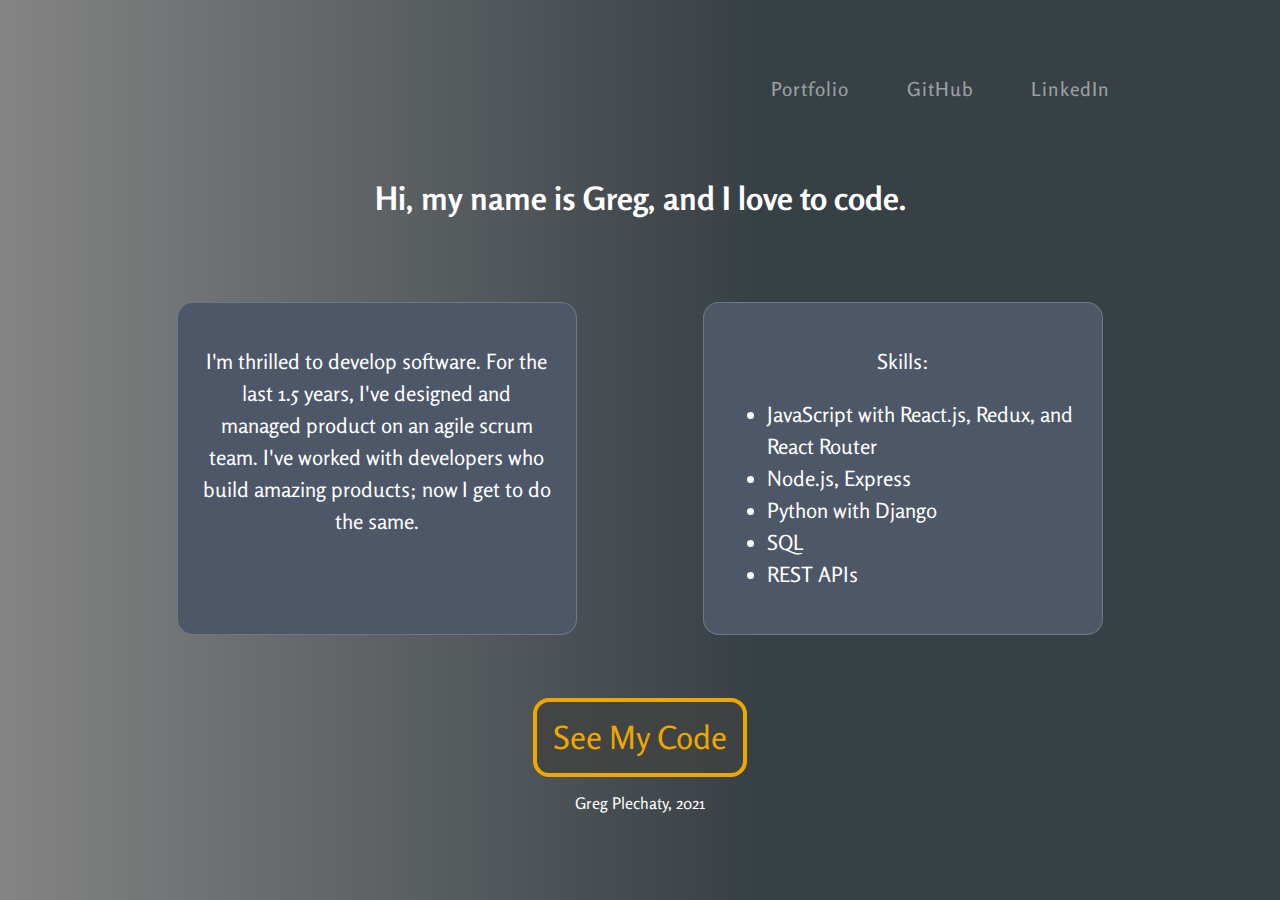
<file: docs/index.html>
<!DOCTYPE html>
<html lang="en">
<head>
    <meta charset="utf-8">
    <meta name="viewport" content="width=device-width, initial-scale=1, shrink-to-fit=no">
    <title>Greg Plechaty - Index</title>
    <meta name="my site" content="portfolio site">
    <link rel="stylesheet" href="./css/styles.css" />
    <link rel="stylesheet" href="./css/portfolio.css" />
    <link rel="stylesheet" href="./css/portfolioImageHover.css" />
    <link href="https://fonts.googleapis.com/css2?family=Rosario&display=swap" rel="stylesheet"> 
    
</head>
<body class="colorful">

<div>
  <!-- Navigation -->

    
<ul class="nav snip1198">
  
  <li><a href="./portfolio.html">Portfolio</a></li>
  
  <li><a href="https://github.com/gregplechaty" target="_blank" rel="noopener noreferrer">GitHub</a></li>
  <li><a href="https://www.linkedin.com/in/gplechaty/" target="_blank" rel="noopener noreferrer">LinkedIn</a></li>
</ul>




  
    <div>
        <h1 class="flex__header">Hi, my name is Greg, and I love to code.</h1>
    </div>
    <div class="flex">

    </div>
    <div class="flex">    
        <div class="homeBox">
            <p>I'm thrilled to develop software. For the last 1.5 years, I've designed and managed product on an agile scrum team. I've worked with developers who build amazing products; now I get to do the same.</p>
        </div>
        <div class="homeBox">
            <p>Skills:</p>
            <ul>
                <li>JavaScript with React.js, Redux, and React Router</li>
                <li>Node.js, Express</li>
                <li>Python with Django</li>
                <li>SQL</li>
                <li>REST APIs</li>
            </ul>
        </div>
        <div class="flex--break"></div>
        <a href="./portfolio.html"><div class="home__button">See My Code</div></a>
    </div>



</div>





         

  <!-- Footer -->
<footer class="py-5 bg-dark">
  <div class="container">
    <p class="m-0 text-center text-white">Greg Plechaty, 2021</p>
  </div>
  <!-- /.container -->
</footer>


</body>
</html>
</file>
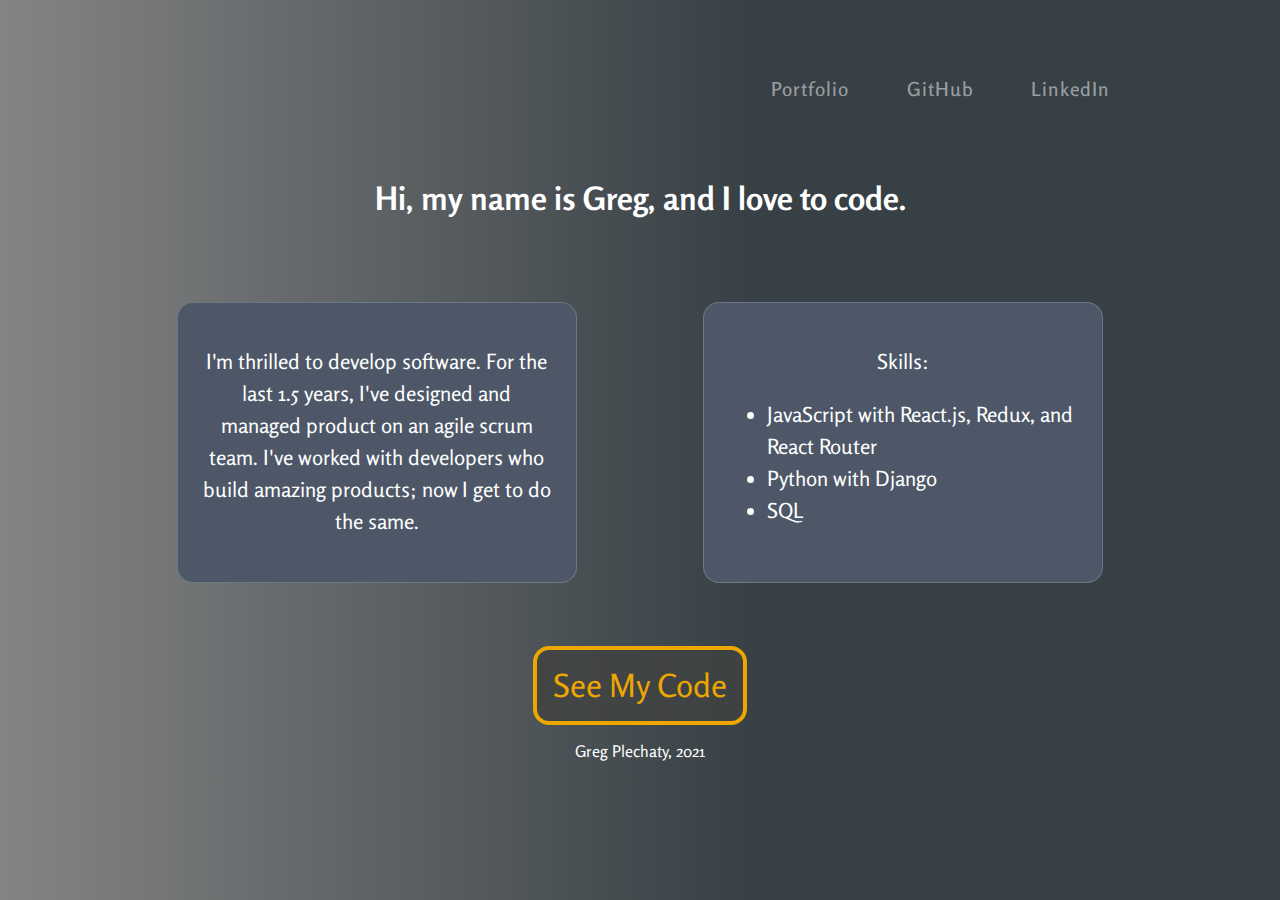
<file: docs/home.html>
<!DOCTYPE html>
<html lang="en">
<head>
    <meta charset="utf-8">
    <meta name="viewport" content="width=device-width, initial-scale=1, shrink-to-fit=no">
    <title>Greg Plechaty - Home</title>
    <meta name="my site" content="portfolio site">
    <link rel="stylesheet" href="./css/styles.css" />
    <link rel="stylesheet" href="./css/portfolio.css" />
    <link rel="stylesheet" href="./css/portfolioImageHover.css" />
    <link href="https://fonts.googleapis.com/css2?family=Rosario&display=swap" rel="stylesheet"> 
    
</head>
<body class="colorful">

<div>
  <!-- Navigation -->

    
<ul class="nav snip1198">
  
  <li><a href="./portfolio.html">Portfolio</a></li>
  
  <li><a href="https://github.com/gregplechaty" target="_blank" rel="noopener noreferrer">GitHub</a></li>
  <li><a href="https://www.linkedin.com/in/gplechaty/" target="_blank" rel="noopener noreferrer">LinkedIn</a></li>
</ul>




  
    <div>
        <h1 class="flex__header">Hi, my name is Greg, and I love to code.</h1>
    </div>
    <div class="flex">

    </div>
    <div class="flex">    
        <div class="homeBox">
            <p>I'm thrilled to develop software. For the last 1.5 years, I've designed and managed product on an agile scrum team. I've worked with developers who build amazing products; now I get to do the same.</p>
        </div>
        <div class="homeBox">
            <p>Skills:</p>
            <ul>
                <li>JavaScript with React.js, Redux, and React Router</li>
                <li>Python with Django</li>
                <li>SQL</li>
            </ul>
        </div>
        <div class="flex--break"></div>
        <a href="./portfolio.html"><div class="home__button">See My Code</div></a>
    </div>



</div>





         

  <!-- Footer -->
<footer class="py-5 bg-dark">
  <div class="container">
    <p class="m-0 text-center text-white">Greg Plechaty, 2021</p>
  </div>
  <!-- /.container -->
</footer>


</body>
</html>
</file>
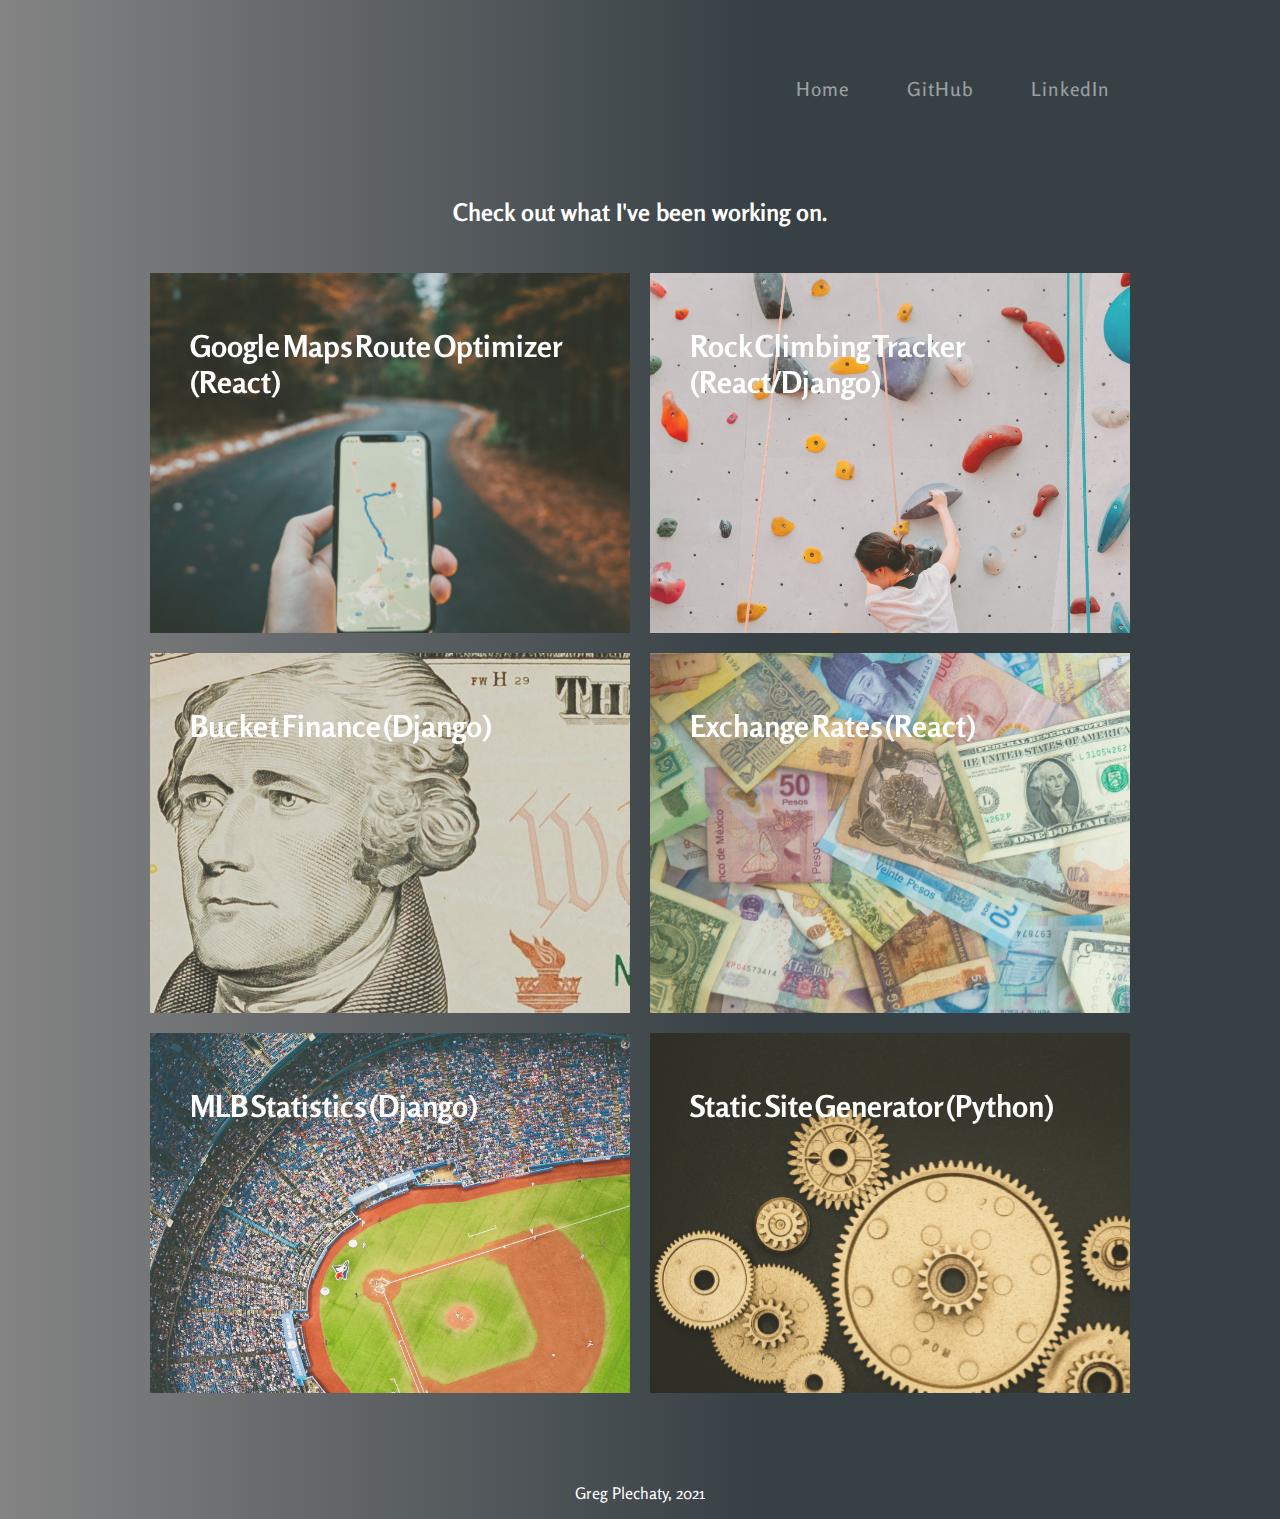
<file: docs/portfolio.html>
<!DOCTYPE html>
<html lang="en">
<head>
    <meta charset="utf-8">
    <meta name="viewport" content="width=device-width, initial-scale=1, shrink-to-fit=no">
    <title>Greg Plechaty - Portfolio</title>
    <meta name="my site" content="portfolio site">
    <link rel="stylesheet" href="./css/styles.css" />
    <link rel="stylesheet" href="./css/portfolio.css" />
    <link rel="stylesheet" href="./css/portfolioImageHover.css" />
    <link href="https://fonts.googleapis.com/css2?family=Rosario&display=swap" rel="stylesheet"> 
    
</head>
<body class="colorful">

<div>
  <!-- Navigation -->

    
<ul class="nav snip1198">
  
  <li><a href="./index.html">Home</a></li>
  
  <li><a href="https://github.com/gregplechaty" target="_blank" rel="noopener noreferrer">GitHub</a></li>
  <li><a href="https://www.linkedin.com/in/gplechaty/" target="_blank" rel="noopener noreferrer">LinkedIn</a></li>
</ul>




  <div class="flexPortfolio">
				
				<h2 class="flexPortfolio__header">Check out what I've been working on.</h2>
				<div class="grid">
					<figure class="effect-sarah">
						<img src="./images/google-maps-phone.jpg" alt="10 dollar bill"/>
						<figcaption>
							<h2>Google Maps <span>Route Optimizer</span> (React)</h2>
							<p>Utilizing Google Maps APIs, retuns optimzed route to take given a starting/end location and up to six stops.</p>
							<a href="https://github.com/gregplechaty/google-maps-directions" target="_blank" rel="noopener noreferrer">View more</a>
						</figcaption>			
					</figure>
					<figure class="effect-sarah">
						<img src="./images/rock-climbing.jpg" alt="10 dollar bill"/>
						<figcaption>
							<h2>Rock Climbing <span>Tracker</span> (React/Django)</h2>
							<p>Full-stack rock climbing activity tracker. Django, React, SQLite.</p>
							<a href="https://arete-climb.herokuapp.com/" target="_blank" rel="noopener noreferrer">View more</a>
						</figcaption>			
					</figure>
					<figure class="effect-sarah">
						<img src="./images/bucketFinance.jpg" alt="10 dollar bill"/>
						<figcaption>
							<h2>Bucket <span>Finance</span> (Django)</h2>
							<p>Django-based application to track finances in a unique and (I think better) way.</p>
							<a href="https://bucketfinance.herokuapp.com/" target="_blank" rel="noopener noreferrer">View more</a>
						</figcaption>			
					</figure>
					<figure class="effect-sarah">
						<img src="./images/currencies.jpg" alt="bar chart"/>
						<figcaption>
							<h2>Exchange <span>Rates</span> (React)</h2>
							<p>React component comparing exchange rates between currencies. Deployed on npmjs.</p>
							<a href="https://www.npmjs.com/package/react-exchange-rate-bar-chart" target="_blank" rel="noopener noreferrer">View more</a>
						</figcaption>			
					</figure>
          <figure class="effect-sarah">
						<img src="./images/stadium.jpg" alt="baseball stadium"/>
						<figcaption>
							<h2>MLB <span>Statistics</span> (Django)</h2>
							<p>Django Dashboard of MLB statistics.</p>
							<a href="https://morning-scrubland-83387.herokuapp.com/" target="_blank" rel="noopener noreferrer">View more</a>
						</figcaption>			
					</figure>
          <figure class="effect-sarah">
						<img src="./images/gears.jpg" alt="gears"/>
						<figcaption>
							<h2>Static Site <span>Generator</span> (Python)</h2>
							<p>Python with Jinja templating manages html generation</p>
							<a href="https://github.com/gregplechaty/homepage" target="_blank" rel="noopener noreferrer">View more</a>
						</figcaption>			
					</figure>
          
				</div>
				
			</div>


</div>





         

  <!-- Footer -->
<footer class="py-5 bg-dark">
  <div class="container">
    <p class="m-0 text-center text-white">Greg Plechaty, 2021</p>
  </div>
  <!-- /.container -->
</footer>


</body>
</html>
</file>
<file: docs/css/styles.css>
.flex {
    display: flex;
    flex-wrap: wrap;
    justify-content: center;
}

.flex--break {
    flex-basis: 100%;
    height: 0;
}

.flex__header {
    text-align: center;
}

.nav {
    display: flex;
    justify-content: flex-end;
    width: 80%;
    color: white;
    font-size: 1.2rem;
    margin: 5% 10%;
    padding: .4rem;
}



.homeBox {
    width: 25rem;
    background-color: hsl(217.8, 14.9%, 35.5%);
    margin: 5%;
    border-radius: 1rem;
    padding: 1.4rem;
    font-size: 1.3rem;
    border: 1px solid rgba(236, 255, 254, 0.2);
    line-height: 2rem;
}






/* portfolio hoveer https://www.littlesnippets.net/snip1198 */

.snip1198 {
text-align: center;
font-weight: 500;
letter-spacing: 1px;
}
.snip1198 * {
-webkit-box-sizing: border-box;
box-sizing: border-box;
-webkit-transition: all 0.35s ease;
transition: all 0.35s ease;
}
.snip1198 li {
display: inline-block;
list-style: outside none none;
margin: 0.4em 0.8em;
padding: 0;
}
.snip1198 a {
padding: 0 0.7em;
color: rgba(255, 255, 255, 0.5);
position: relative;
text-decoration: none;
display: inline-block;
}
.snip1198 a:before {
position: absolute;
content: '';
-webkit-transition: all 0.35s ease;
transition: all 0.35s ease;
opacity: 0;
left: 15%;
right: 15%;
top: 0;
bottom: 0;
border-left: 3px solid #eea700;
border-right: 3px solid #eea700;
}
.snip1198 a:hover,
.snip1198 .current a {
color: #1bacf0;
}
.snip1198 a:hover:before,
.snip1198 .current a:before {
opacity: 1;
left: 0;
right: 0;
}














body {
    font-family: 'Rosario', sans-serif;

}

p {
    text-align: center;
}

.colorful {
    background: linear-gradient(90deg, rgb(132, 132, 132) 0%, rgb(55, 64, 69) 59%);
}

/*|| Projects */

.projects-jumbotron {
    background: url(../images/projects.png) no-repeat center center fixed;
    -webkit-background-size: cover;
    -moz-background-size: cover;
    -o-background-size: cover;
    background-size: cover;
}



.home__button {
    background-color: rgba(65, 66, 65, 0.801);
    color: #eea700;
    border: 0;
    padding: 1rem;
    font-size: 2rem;
    border-radius: 1rem;
    display: block;
    margin-left: auto;  
    margin-right: auto;
    border: .3rem solid;
    transition: background-color .2s,
                color .2s;
}

.home__button:hover {
    background-color: #eea700;
    color: rgba(65, 66, 65, 0.801);
    
}


@media only screen and (max-width: 600px) {
    .homeBox {
      width: 80%;
    }
    .flex {
        justify-content: space-between;
    }
    .nav {

        width: 90%;
        padding: 5%;
    }
    .snip1198 a {
        padding: 0px 0.2rem;
    }
  }
</file>
<file: docs/css/portfolio.css>
.flexPortfolio {
  display: flex;
  flex-wrap: wrap;
  justify-content: center;
}

.flexPortfolio__header {
  width: 100%;
  text-align: center;
}


.flexPortfolio__box {

  position: relative;
  transition-property: color;
  transition-duration: 0.5s;
  text-decoration:none;
  color:#000;
  opacity: 0.5;
  font-size: 1.1rem;
  display:block;
  height:20rem;
  width:20rem;
  margin: 2rem;
  border-radius: 25px;
  box-shadow: 5px 5px 7px rgba(33,33,33,.7);
  transition: transform .12s linear,
              box-shadow .12s linear,
              opacity .12s ease-in-out,
              font-size .12s linear;
}

.flexPortfolio__image {
  height:20rem;
  width:20rem;
  margin: 0rem;
  border-radius: 25px;
}


.flexPortfolio__box:hover {
  color: white;
  opacity: 1;
  font-size: 1.25rem;
  box-shadow:10px 10px 7px rgba(0,0,0,.7);
  transform: scale(1.15);
  z-index: 3;
}
.flexPortfolio__text {
  position: absolute;
  top: 200px; 
  left: 0; 
  background-color: whitesmoke;
  opacity: 0.8;
  z-index: 4;
  color: white; 
  letter-spacing: -1px;  
  background: rgb(0, 0, 0); /* fallback color */
  background: rgba(0, 0, 0, 0.7);
  padding: 10px; 
}
/* todo: transition width */
</file>
<file: docs/css/portfolioImageHover.css>
.grid {
	position: relative;
	margin: 0 auto;
	padding: 1em 0 4em;
	max-width: 1000px;
	list-style: none;
	text-align: center;
}

/* Common style */
.grid figure {
	position: relative;
	float: left;
	overflow: hidden;
	margin: 10px 1%;
	min-width: 320px;
	max-width: 480px;
	max-height: 360px;
	width: 48%;
	background: #3085a3;
	text-align: center;
	cursor: pointer;
}

.grid figure img {
	position: relative;
	display: block;
	min-height: 100%;
	max-width: 100%;
	opacity: 0.8;
}

.grid figure figcaption {
	padding: 2em;
	color: #fff;
	font-size: 1.25em;
	-webkit-backface-visibility: hidden;
	backface-visibility: hidden;
}

.grid figure figcaption::before,
.grid figure figcaption::after {
	pointer-events: none;
}

.grid figure figcaption,
.grid figure figcaption > a {
	position: absolute;
	top: 0;
	left: 0;
	width: 100%;
	height: 100%;
}

/* Anchor will cover the whole item by default */
/* For some effects it will show as a button */
.grid figure figcaption > a {
	z-index: 1000;
	text-indent: 200%;
	white-space: nowrap;
	font-size: 0;
	opacity: 0;
}

.grid figure h2 {
	word-spacing: -0.15em;
	font-weight: 700;
}

.grid figure h2 span {
	font-weight: 800;
}

.grid figure h2,
.grid figure p {
	margin: 0;
}

.grid figure p {
	letter-spacing: 1px;
	font-size: 68.5%;
}

/* Individual effects */

/*---------------*/
/***** Sarah *****/
/*---------------*/

figure.effect-sarah {
	background: #d5d8ae;
}

figure.effect-sarah img {
	max-width: none;
	width: -webkit-calc(100% + 20px);
	width: calc(100% + 20px);
	-webkit-transition: opacity 0.35s, -webkit-transform 0.35s;
	transition: opacity 0.35s, transform 0.35s;
	-webkit-transform: translate3d(-10px,0,0);
	transform: translate3d(-10px,0,0);
	-webkit-backface-visibility: hidden;
	backface-visibility: hidden;
}

figure.effect-sarah:hover img {
	opacity: 0.4;
	-webkit-transform: translate3d(0,0,0);
	transform: translate3d(0,0,0);
}

figure.effect-sarah figcaption {
	text-align: left;
}

figure.effect-sarah h2 {
	position: relative;
	overflow: hidden;
	padding: 0.5em 0;
}

figure.effect-sarah h2::after {
	position: absolute;
	bottom: 0;
	left: 0;
	width: 100%;
	height: 3px;
	background: #fff;
	content: '';
	-webkit-transition: -webkit-transform 0.35s;
	transition: transform 0.35s;
	-webkit-transform: translate3d(-100%,0,0);
	transform: translate3d(-100%,0,0);
}

figure.effect-sarah:hover h2::after {
	-webkit-transform: translate3d(0,0,0);
	transform: translate3d(0,0,0);
}

figure.effect-sarah p {
	padding: 1em 0;
	opacity: 0;
	-webkit-transition: opacity 0.35s, -webkit-transform 0.35s;
	transition: opacity 0.35s, transform 0.35s;
	-webkit-transform: translate3d(100%,0,0);
	transform: translate3d(100%,0,0);
	font-size: 1.2rem;
	color: black;
}

figure.effect-sarah:hover p {
	opacity: 1;
	-webkit-transform: translate3d(0,0,0);
	transform: translate3d(0,0,0);
}

/*---------------*/
/***** Chico *****/
/*---------------*/

figure.effect-chico img {
	-webkit-transition: opacity 0.35s, -webkit-transform 0.35s;
	transition: opacity 0.35s, transform 0.35s;
	-webkit-transform: scale(1.12);
	transform: scale(1.12);
}

figure.effect-chico:hover img {
	opacity: 0.5;
	-webkit-transform: scale(1);
	transform: scale(1);
}

figure.effect-chico figcaption {
	padding: 3em;
}

figure.effect-chico figcaption::before {
	position: absolute;
	top: 30px;
	right: 30px;
	bottom: 30px;
	left: 30px;
	border: 1px solid #fff;
	content: '';
	-webkit-transform: scale(1.1);
	transform: scale(1.1);
}

figure.effect-chico figcaption::before,
figure.effect-chico p {
	opacity: 0;
	-webkit-transition: opacity 0.35s, -webkit-transform 0.35s;
	transition: opacity 0.35s, transform 0.35s;
}

figure.effect-chico h2 {
	padding: 20% 0 20px 0;
}

figure.effect-chico p {
	margin: 0 auto;
	max-width: 200px;
	-webkit-transform: scale(1.5);
	transform: scale(1.5);
}

figure.effect-chico:hover figcaption::before,
figure.effect-chico:hover p {
	opacity: 1;
	-webkit-transform: scale(1);
	transform: scale(1);
}

@media screen and (max-width: 50em) {
	.content {
		padding: 0 10px;
		text-align: center;
	}
	.grid figure {
		display: inline-block;
		float: none;
		margin: 10px auto;
		width: 100%;
	}
}
*, *:after, *:before { -webkit-box-sizing: border-box; box-sizing: border-box; }
.clearfix:before, .clearfix:after { display: table; content: ''; }
.clearfix:after { clear: both; }

body {
	background: #2f3238;
	color: #fff;
	font-weight: 400;
	font-size: 1em;
	/*font-family: 'Raleway', Arial, sans-serif;*/
}

a {
	outline: none;
	color: #3498db;
	text-decoration: none;
}

a:hover, a:focus {
	color: #528cb3;
}

section {
	padding: 1em;
	text-align: center;
}

.content {
	margin: 0 auto;
	max-width: 1000px;
}

.content > h2 {
	clear: both;
	margin: 0;
	padding: 4em 1% 0;
	color: #484B54;
	font-weight: 800;
	font-size: 1.5em;
}

.content > h2:first-child {
	padding-top: 0em;
}

/* Header */
.codrops-header {
	margin: 0 auto;
	padding: 4em 1em;
	text-align: center;
}

.codrops-header h1 {
	margin: 0;
	font-weight: 800;
	font-size: 4em;
	line-height: 1.3;
}

.codrops-header h1 span {
	display: block;
	padding: 0 0 0.6em 0.1em;
	color: #74777b;
	font-weight: 300;
	font-size: 45%;
}

/* Demo links */
.codrops-demos {
	clear: both;
	padding: 1em 0 0;
	text-align: center;
}

.content + .codrops-demos {
	padding-top: 5em;
}

.codrops-demos a {
	display: inline-block;
	margin: 0 5px;
	padding: 1em 1.5em;
	text-transform: uppercase;
	font-weight: bold;
}

.codrops-demos a:hover,
.codrops-demos a:focus,
.codrops-demos a.current-demo {
	background: #3c414a;
	color: #fff;
}

/* To Navigation Style */
.codrops-top {
	width: 100%;
	text-transform: uppercase;
	font-weight: 800;
	font-size: 0.69em;
	line-height: 2.2;
}

.codrops-top a {
	display: inline-block;
	padding: 1em 2em;
	text-decoration: none;
	letter-spacing: 1px;
}

.codrops-top span.right {
	float: right;
}

.codrops-top span.right a {
	display: block;
	float: left;
}

.codrops-icon:before {
	margin: 0 4px;
	text-transform: none;
	font-weight: normal;
	font-style: normal;
	font-variant: normal;
	font-family: 'codropsicons';
	line-height: 1;
	/*speak: none;*/
	-webkit-font-smoothing: antialiased;
}

.codrops-icon-drop:before {
	content: "\e001";
}

.codrops-icon-prev:before {
	content: "\e004";
}

/* Related demos */
.related {
	clear: both;
	padding: 6em 1em;
	font-size: 120%;
}

.related > a {
	display: inline-block;
	margin: 20px 10px;
	padding: 25px;
	border: 1px solid #4f7f90;
	text-align: center;
}

.related a:hover {
	border-color: #39545e;
}

.related a img {
	max-width: 100%;
	opacity: 0.8;
}

.related a:hover img,
.related a:active img {
	opacity: 1;
}

.related a h3 {
	margin: 0;
	padding: 0.5em 0 0.3em;
	max-width: 300px;
	text-align: left;
}

/* Demo ad design */
body #cdawrap {
	background: none;
	top: 50px;
	border: none;
}

body #cdawrap a {
	color: #fff !important;
}

body #cda-remove {
	color: #fff;
}

@media screen and (max-width: 25em) {
	.codrops-header {
		font-size: 75%;
	}
	.codrops-icon span {
		display: none;
	}
}
</file>
